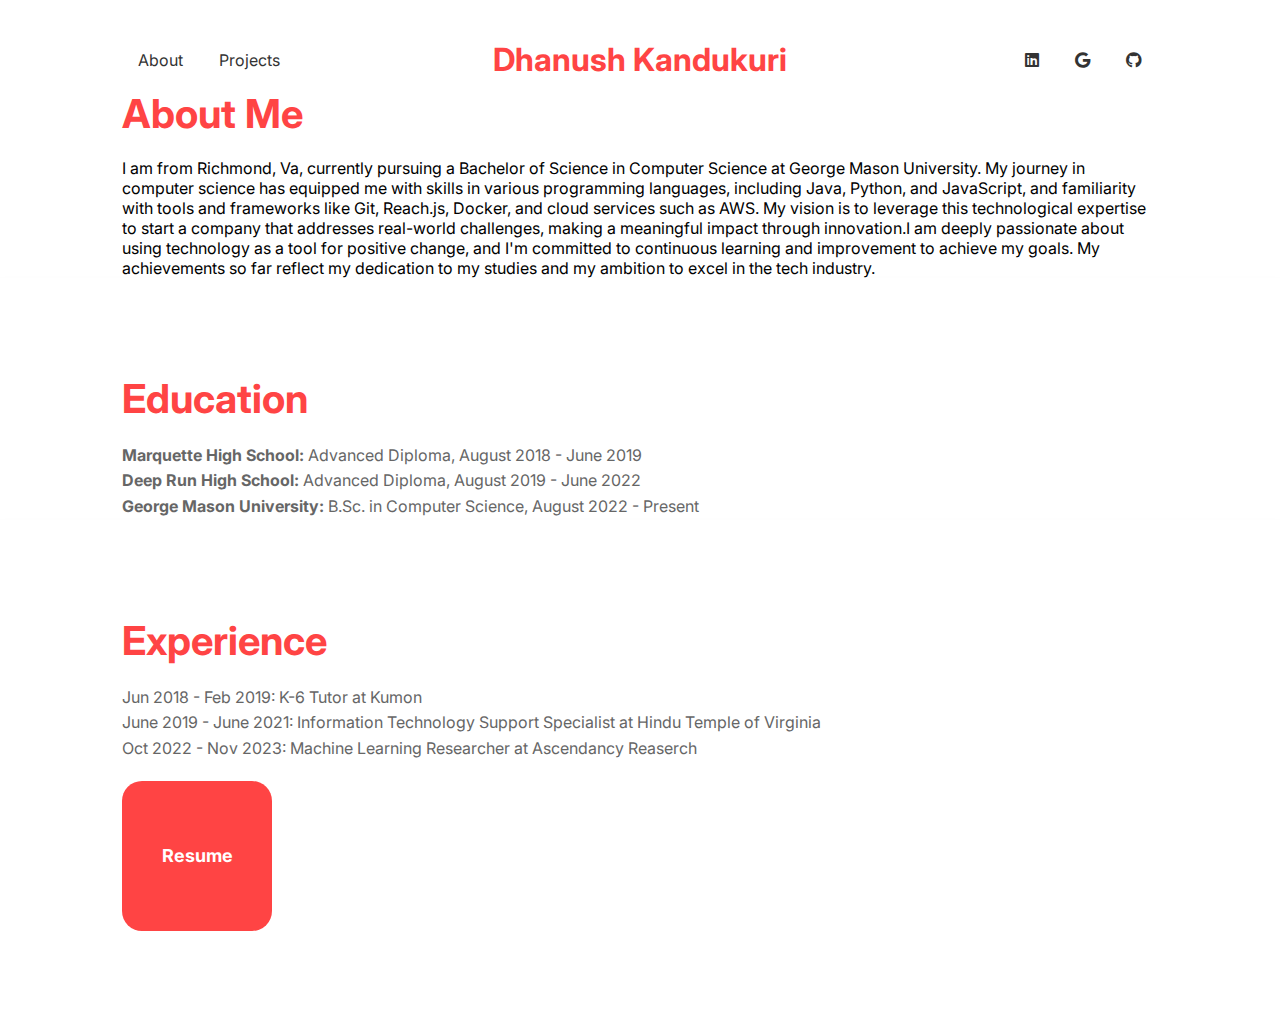
<file: about.html>
<!DOCTYPE html>
<html lang="en">
<head>
    <meta charset="UTF-8">
    <meta http-equiv="X-UA-Compatible" content="IE=edge">
    <meta name="viewport" content="width=device-width, initial-scale=1.0">

    <link rel="preconnect" href="https://fonts.googleapis.com">
    <link rel="preconnect" href="https://fonts.gstatic.com" crossorigin>
    <link href="https://fonts.googleapis.com/css2?family=Inter:wght@400;700&display=swap" rel="stylesheet">

    <link rel="stylesheet" href="https://cdnjs.cloudflare.com/ajax/libs/font-awesome/5.15.3/css/all.min.css">
    <link rel="stylesheet" href="style.css" />
    <title>About Dhanush Kandukuri</title>
</head>
<body>

<header>

    <nav class="navbar">
        <div class="container">
            <a href="./index.html" class="brand-mobile">Dhanush Kandukuri</a>
            <div class="menu">
                <div class="links">
                    <a href="./about.html">About</a>
                    <a href="./projects.html">Projects</a>
                </div>
                <a href="./index.html" class="brand">Dhanush Kandukuri</a>
                <div class="social">
                    <a href="https://www.linkedin.com/in/dhanush-kandukuri/"><i class="fab fa-linkedin"></i></a>
                    <a href="mailto:kandukuri.dhanush6@gmail.com"><i class="fab fa-google"></i></a>
                    <a href="https://github.com/dhanushkandukuri"><i class="fab fa-github"></i></a>
                </div>
            </div>
            <button class="nav-btn">
                <i class="fas fa-bars"></i>
            </button>
        </div>
    </nav>



    <main>
        <section class="education">
            <div class="container">

                <div class="about-text">
                    <h2>About Me</h2>
                    <p>
                        I am from Richmond, Va, currently pursuing a Bachelor of Science in Computer Science at George Mason University.
                        My journey in computer science has equipped me with skills in various programming languages, including Java, Python, and JavaScript, and familiarity with tools
                        and frameworks like Git, Reach.js, Docker, and cloud services such as AWS. My vision is to leverage this technological expertise to start a company that
                        addresses real-world challenges, making a meaningful impact through innovation.I am deeply passionate about using technology as a tool for positive change, and
                        I'm committed to continuous learning and improvement to achieve my goals. My achievements so far reflect my dedication to my studies and my ambition to excel in the tech industry.
                    </p>
                </div>
            </div>
        </section>


        <section class="education">
            <div class="container">
                <h2>Education</h2>
                <ul>
                    <li><strong>Marquette High School:</strong> Advanced Diploma, August 2018 - June 2019</li>
                    <li><strong>Deep Run High School:</strong> Advanced Diploma, August 2019 - June 2022</li>
                    <li><strong>George Mason University:</strong> B.Sc. in Computer Science, August 2022 - Present</li>
                </ul>
            </div>
        </section>

        <section class="experience">
            <div class="container">
                <h2>Experience</h2>
                <p>Jun 2018 - Feb 2019: K-6 Tutor at Kumon</p>
                <p>June 2019 - June 2021: Information Technology Support Specialist at Hindu Temple of Virginia</p>
                <p>Oct 2022 - Nov 2023: Machine Learning Researcher at Ascendancy Reaserch</p>
                <br>
                <div class="resume-link">
                    <a href="https://docs.google.com/document/d/1PGLzJJCzggp8oz2nEUKOposY2diJfJjwjAZRKOU8Le0/edit?usp=sharing" target="_blank" class="resume-button">Resume</a>
                </div>
            </div>


        </section>
    </main>

    <script src="./main.js"></script>
</header>




</body>
</html>
</file>
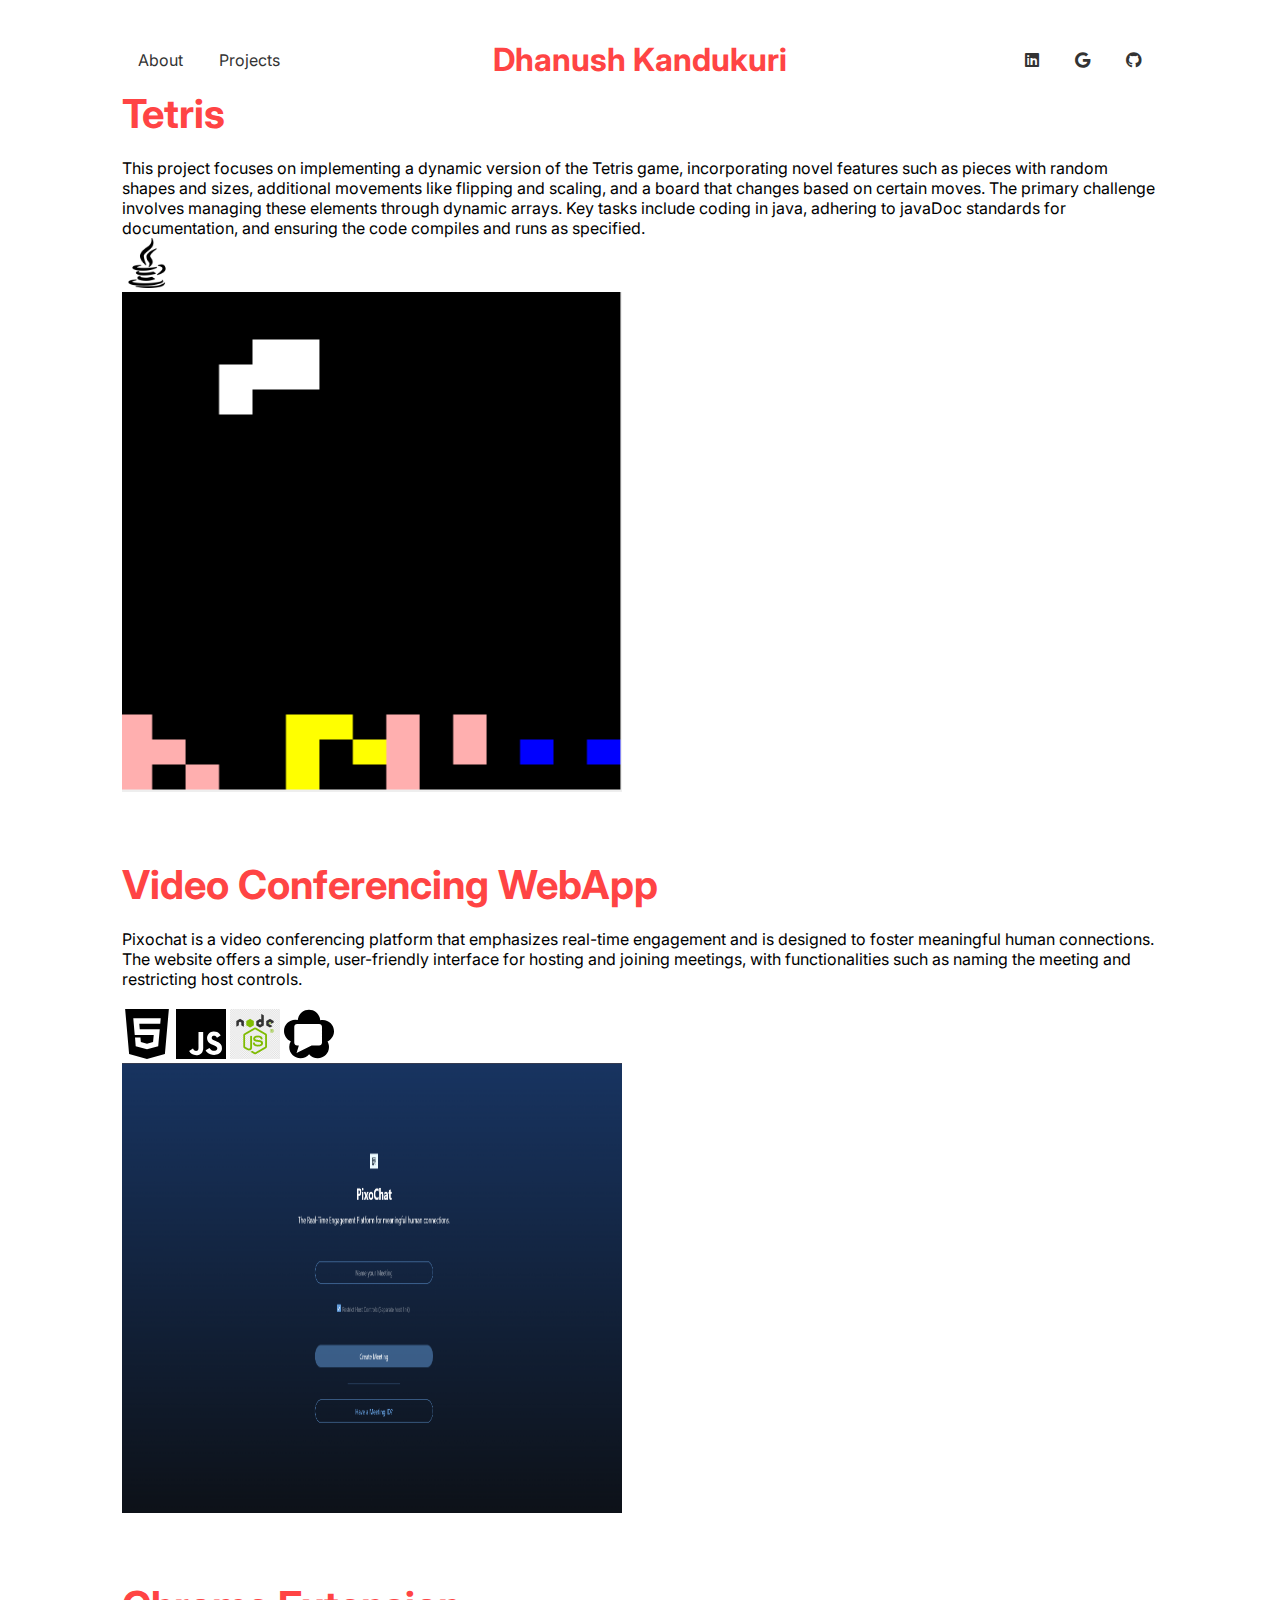
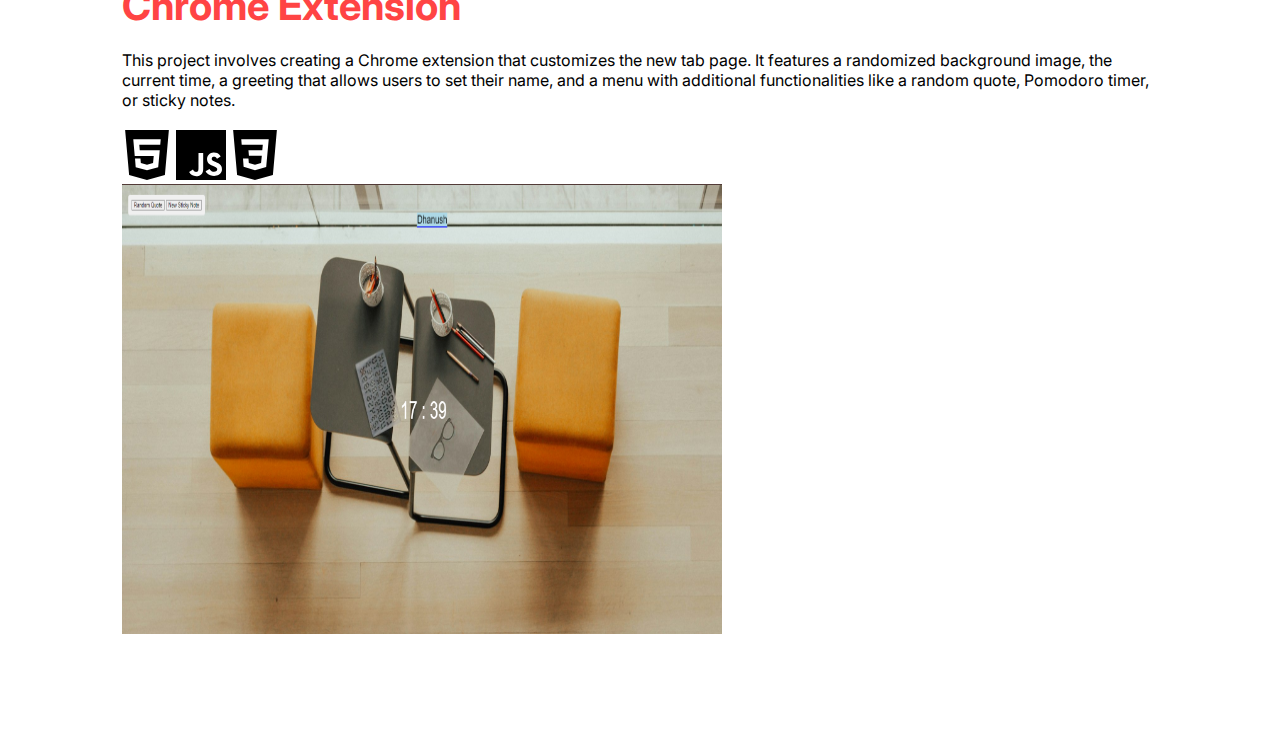
<file: projects.html>
<!DOCTYPE html>
<html lang="en">
<head>
    <meta charset="UTF-8">
    <meta http-equiv="X-UA-Compatible" content="IE=edge">
    <meta name="viewport" content="width=device-width, initial-scale=1.0">
    <link rel="preconnect" href="https://fonts.googleapis.com">
    <link rel="preconnect" href="https://fonts.gstatic.com" crossorigin>
    <link href="https://fonts.googleapis.com/css2?family=Inter:wght@400;700&display=swap" rel="stylesheet">
    <link rel="stylesheet" href="https://cdnjs.cloudflare.com/ajax/libs/font-awesome/5.15.3/css/all.min.css">
    <link rel="stylesheet" href="style.css" />
    <title>Projects</title>
</head>
<body>
<header>

    <nav class="navbar">
        <div class="container">
            <a href="./index.html" class="brand-mobile">Dhanush Kandukuri</a>
            <div class="menu">
                <div class="links">
                    <a href="./about.html">About</a>
                    <a href="./projects.html">Projects</a>
                </div>
                <a href="./index.html" class="brand">Dhanush Kandukuri</a>
                <div class="social">
                    <a href="https://www.linkedin.com/in/dhanush-kandukuri/"><i class="fab fa-linkedin"></i></a>
                    <a href="mailto:kandukuri.dhanush6@gmail.com"><i class="fab fa-google"></i></a>
                    <a href="https://github.com/dhanushkandukuri"><i class="fab fa-github"></i></a>
                </div>
            </div>
            <button class="nav-btn">
                <i class="fas fa-bars"></i>
            </button>
        </div>
    </nav>


    <section class="education">
        <div class="container">
            <div class="about-text">
                <h2>Tetris</h2>
                <p>
                    This project focuses on implementing a dynamic version of the Tetris game, incorporating novel features such as pieces with random shapes and sizes, additional movements
                    like flipping and scaling, and a board that changes based on certain moves. The primary challenge involves managing these elements through dynamic arrays. Key tasks include
                    coding in java, adhering to javaDoc standards for documentation, and ensuring the code compiles and runs as specified.
                </p>
                <img src="assets/java.png">
                <br>
                <img style="width: 500px; height: 500px" src="assets/Tetris.png">
            </div>
        </div>

        <div class="container">
            <div class="about-text">
                <h2>Video Conferencing WebApp</h2>
                <p>
                    Pixochat is a video conferencing platform that emphasizes real-time engagement and is designed to foster meaningful human connections.
                    The website offers a simple, user-friendly interface for hosting and joining meetings, with functionalities such as naming the meeting and restricting host controls.
                </p>
                <br>
                <img src="./assets/html5.svg">
                <img src="./assets/javascript.svg">
                <img src="./assets/node-js-javascript-web-application-express-js-computer-software-others.jpg">
                <img src="./assets/webrtc.svg">
                <br>
                <img style="width: 500px; height: 450px" src="assets/pixochat.png">
            </div>
        </div>

        <div class="container">
            <div class="about-text">
                <h2>Chrome Extension</h2>
                <p>
                    This project involves creating a Chrome extension that customizes the new tab page. It features a randomized background image, the current time, a greeting
                    that allows users to set their name, and a menu with additional functionalities like a random quote, Pomodoro timer, or sticky notes.
                </p>
                <br>
                <img src="./assets/html5.svg">
                <img src="./assets/javascript.svg">
                <img src="./assets/css3.svg">
                <br>
                <img style="width: 600px; height: 450px" src="assets/newtab.png">
            </div>
        </div>
    </section>

    <script src="./main.js"></script>
</header>
</body>
</html>
</file>
<file: style.css>
body {
  font-family: 'Inter', sans-serif;
}

* {
  margin: 0;
  padding: 0;
  box-sizing: border-box;
}

a {
  text-decoration: none;
  transition: 300ms;
  color: #000;
}

a:hover {
  color: #ff4444;
}

header {
  padding-top: 5.55em;
  min-height: 100vh;
}

.container {
  max-width: 1100px;
  margin: 0 auto; 
  padding: 2em;
}

.navbar {
  position: absolute;
  top: 0; left: 0;
  width: 100%;
}

.navbar .menu {
  display: grid;
  grid-template-columns: repeat(3, 1fr);
}

.links a {
  margin: 0 0.5em;
  font-size: 1.1em;
}

.brand, .brand-mobile {
  justify-self: center;
  font-weight: bold;
  font-size: 1.3em;
}

.brand-mobile {
  display: none;
}

.social {
  justify-self: right;
}

.social a {
  font-size: 1.3em;
  margin: 0 0.4em;
}

.nav-btn {
  display: none;
}

.hero {
  display: grid;
  grid-template-columns: 1fr 1fr;
  align-items: center;
  height: calc(100vh - 9.55em);
}

.hero img {
  width: 80%;
  height: 80%;
}

.hero h1 {
  font-weight: 400;
  font-size: 3.3em;
}

.hero h1 span {
  font-weight: bold;
  position: relative;
}

.hero h1 span::before {
  content: "";
  position: absolute;
  bottom: 11px;
  right: -20px;
  background-color: #ff4444;
  width: 0.3em;
  height: 0.3em;
  border-radius: 50%;
}

.hero p {
  margin: 2em 0;
  line-height: 30px;
  color: #5d5d5d;
}

.video-btn {
  display: flex;
  justify-content: flex-start;
  align-items: center;
  gap: 2em;
}

.video-btn button {
  position: relative;
  background-color: #ff4444;
  border: none;
  border-radius: 50%;
  width: 4em;
  height: 4em;
  display: flex;
  justify-content: center;
  align-items: center;
  cursor: pointer;
  transition: 300ms;
}

.video-btn button:hover {
  background-color: #e33c3c;
}

.video-btn i {
  font-size: 1.5em;
  color: #fff;
}

.video-btn span {
  font-weight: bold;
  font-size: 1.2em;
}

.video-btn button::before,
.video-btn button::after {
  content: "";
  position: absolute;
  top: 50%;
  left: 50%;
  transform: translate(-50%, -50%);
  width: 100%;
  height: 100%;
  border-radius: 50%;
  z-index: -1;
}

.video-btn button::before {
  background-color: #ff6565;
  animation: pulse1 1.5s ease-out forwards infinite;
}

.video-btn button::after {
  background-color: #ff6565;
  animation: pulse2 1.5s ease-out forwards infinite;
}

.modal {
  margin: auto;
  width: 80%;
  max-width: 1100px;
  height: 90vh;
  min-height: 10em;
  border: none;
  border-radius: 10px;
  box-shadow: 0 0 2em rgba(0, 0, 0, .2);
  overflow: hidden;
  background-color: transparent;
}

.modal video {
  width: 100%;
  height: 100%;
  background-color: #000;
}

.modal::backdrop {
  background-color: rgba(0, 0, 0, .8);
}

@media screen and (max-width: 880px) {
  .navbar .container {
    display: flex;
    justify-content: space-between;
    align-items: center;
  }
  .navbar .menu, .links {
    display: flex;
    flex-direction: column;
    justify-content: center;
    align-items: center;
    gap: 2em;
  }
  .links {
    margin-bottom: 2em;
  }
  .navbar .menu {
    position: absolute;
    top: -18.5em; left: 0;
    width: 100%;
    height: 18em;
    background-color: #fff;
    box-shadow: 0 20px 35px rgba(86, 86, 86, 0.1);
    transition: 800ms ease-in-out;
  }
  .nav-btn, .brand-mobile {
    display: block;
  }
  .nav-btn {
    background-color: transparent;
    border: none;
    font-size: 1.5em;
    cursor: pointer;
  }
  .brand {
    display: none;
  }
  .hero {
    grid-template-columns: 1fr;
    height: initial;
  }
  .profile-img {
    text-align: center;
    margin-bottom: 2em;
  }
  .hero img {
    width: 90%;
    max-width: 400px;
  }
  /*Dynamic class used later in Javascript*/
  .navbar .menu-open {
    top: 5.5em;
  }
}

@media screen and (max-width: 600px) {
  html {
    font-size: 14px;
  }
  .hero h1 {
    font-size: 2.8em;
  }
}

@keyframes pulse1 {
  40% {
    width: 100%;
    height: 100%;
    opacity: 1;
  }
  100% {
    width: 160%;
    height: 160%;
    opacity: 0;
  }
}

@keyframes pulse2 {
  20% {
    width: 100%;
    height: 100%;
    opacity: 1;
  }
  100% {
    width: 190%;
    height: 190%;
    opacity: 0;
  }
}

@keyframes fadeIn {
  0% {
    opacity: 0;
    transform: translateY(100px);
  }
  100% {
    opacity: 1;
    transform: translateY(0);
  }
}

@keyframes fadeOut {
  100% {
    opacity: 0;
    transform: translateY(100px);
  }
}

<!-- About Me -->

body {
  font-family: 'Inter', sans-serif;
  background-color: #f7f7f7;
  color: #333;
}

.container {
  max-width: 1100px;
  margin: 0 auto;
  padding: 2em;
}

header {
  padding-top: 5.55em;
  min-height: 100vh;
  background-color: #fff;
}

.navbar {
  background: transparent;
  padding: 0.5em 0;
}

.menu {
  display: flex;
  justify-content: space-between;
  align-items: center;
}

.links a, .social a {
  font-size: 1em;
  margin: 0 1em;
  color: #333;
}

.brand {
  font-size: 2em;
  font-weight: bold;
  color: #ff4444;
}

.about-me, .education, .experience {
  background-color: #fff;
  padding: 4em 0;
  margin-top: -6em;
  box-shadow: 0 4px 6px rgba(0, 0, 0, 0.1);
}

.about-me h2, .education h2, .experience h2 {
  font-size: 2.5em;
  color: #ff4444;
  margin-bottom: 0.5em;
}

.about-me p, .education ul, .experience p {
  font-size: 1em;
  line-height: 1.6;
  color: #666;
}

.education ul {
  list-style: none;
}

.education li h3 {
  font-size: 1.5em;
  margin-bottom: 0.25em;
}


@media (max-width: 768px) {
  .container {
    padding: 1em;
  }

  header {
    padding-top: 3em;
  }

  .about-me, .education, .experience {
    padding: 2em 0;
    margin-top: -4em;
  }

  .about-me h2, .education h2, .experience h2 {
    font-size: 2em;
  }
}

@media (max-width: 480px) {
  .links a, .social a {
    margin: 0 0.5em;
  }

  .brand {
    font-size: 1.5em;
  }

  .about-me h2, .education h2, .experience h2 {
    font-size: 1.5em;
  }
}

.resume-button {
  display: inline-block;
  width: 150px;
  height: 150px;
  background-color: #ff4444;
  color: white;
  text-align: center;
  line-height: 150px;
  border-radius: 20px;
  text-decoration: none;
  font-weight: bold;
  font-size: 18px;
}


.resume-button:hover {
  background-color: #cc3838;
}

img {
  width: 50px;
  height: 50px;
}
</file>
